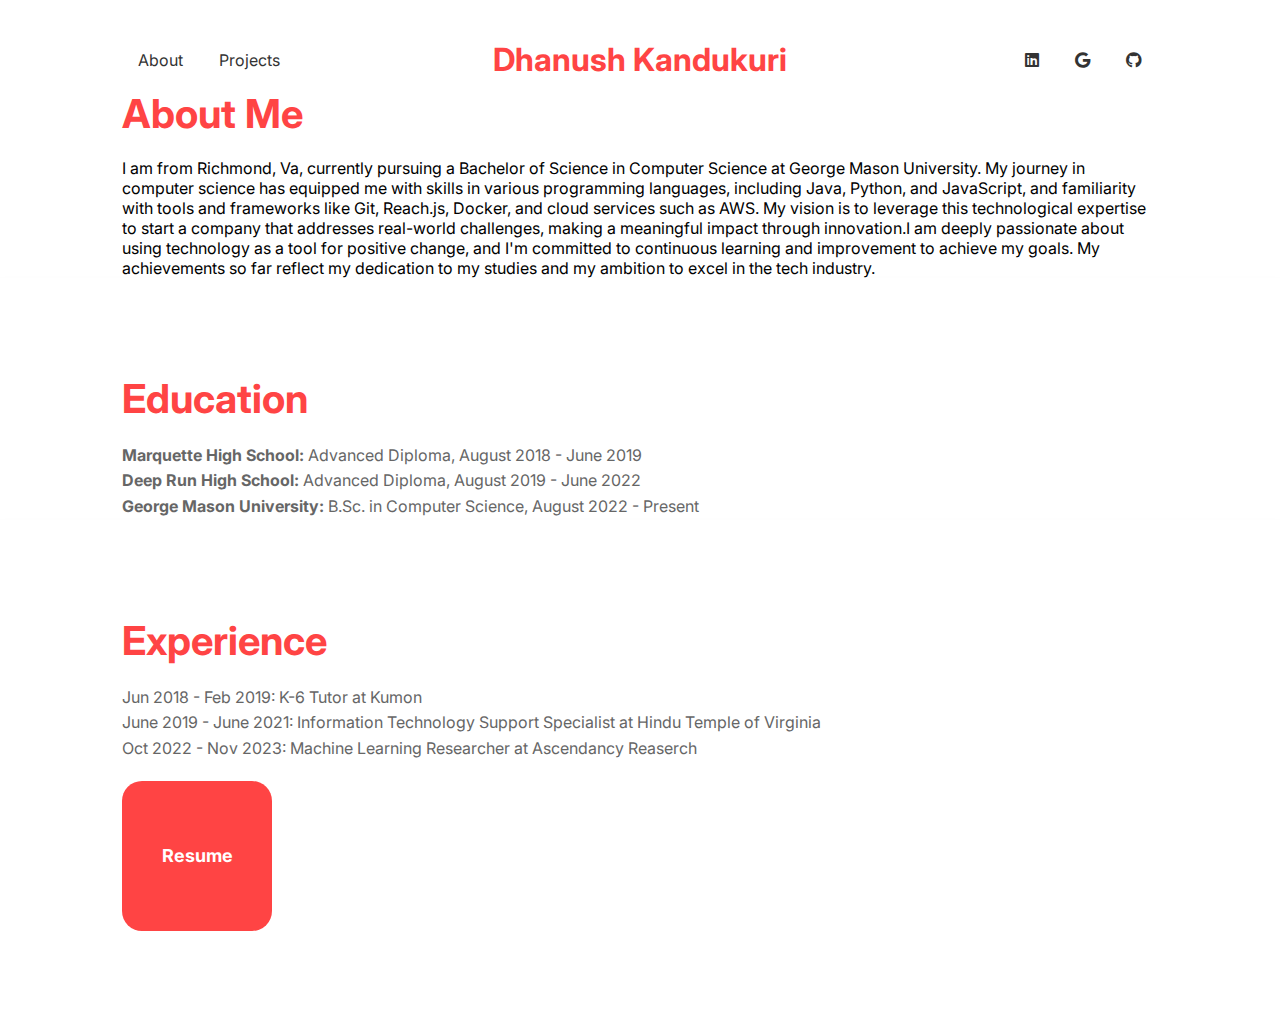
<file: about.html>
<!DOCTYPE html>
<html lang="en">
<head>
    <meta charset="UTF-8">
    <meta http-equiv="X-UA-Compatible" content="IE=edge">
    <meta name="viewport" content="width=device-width, initial-scale=1.0">

    <link rel="preconnect" href="https://fonts.googleapis.com">
    <link rel="preconnect" href="https://fonts.gstatic.com" crossorigin>
    <link href="https://fonts.googleapis.com/css2?family=Inter:wght@400;700&display=swap" rel="stylesheet">

    <link rel="stylesheet" href="https://cdnjs.cloudflare.com/ajax/libs/font-awesome/5.15.3/css/all.min.css">
    <link rel="stylesheet" href="style.css" />
    <title>About Dhanush Kandukuri</title>
</head>
<body>

<header>

    <nav class="navbar">
        <div class="container">
            <a href="./index.html" class="brand-mobile">Dhanush Kandukuri</a>
            <div class="menu">
                <div class="links">
                    <a href="./about.html">About</a>
                    <a href="./projects.html">Projects</a>
                </div>
                <a href="./index.html" class="brand">Dhanush Kandukuri</a>
                <div class="social">
                    <a href="https://www.linkedin.com/in/dhanush-kandukuri/"><i class="fab fa-linkedin"></i></a>
                    <a href="mailto:kandukuri.dhanush6@gmail.com"><i class="fab fa-google"></i></a>
                    <a href="https://github.com/dhanushkandukuri"><i class="fab fa-github"></i></a>
                </div>
            </div>
            <button class="nav-btn">
                <i class="fas fa-bars"></i>
            </button>
        </div>
    </nav>



    <main>
        <section class="education">
            <div class="container">

                <div class="about-text">
                    <h2>About Me</h2>
                    <p>
                        I am from Richmond, Va, currently pursuing a Bachelor of Science in Computer Science at George Mason University.
                        My journey in computer science has equipped me with skills in various programming languages, including Java, Python, and JavaScript, and familiarity with tools
                        and frameworks like Git, Reach.js, Docker, and cloud services such as AWS. My vision is to leverage this technological expertise to start a company that
                        addresses real-world challenges, making a meaningful impact through innovation.I am deeply passionate about using technology as a tool for positive change, and
                        I'm committed to continuous learning and improvement to achieve my goals. My achievements so far reflect my dedication to my studies and my ambition to excel in the tech industry.
                    </p>
                </div>
            </div>
        </section>


        <section class="education">
            <div class="container">
                <h2>Education</h2>
                <ul>
                    <li><strong>Marquette High School:</strong> Advanced Diploma, August 2018 - June 2019</li>
                    <li><strong>Deep Run High School:</strong> Advanced Diploma, August 2019 - June 2022</li>
                    <li><strong>George Mason University:</strong> B.Sc. in Computer Science, August 2022 - Present</li>
                </ul>
            </div>
        </section>

        <section class="experience">
            <div class="container">
                <h2>Experience</h2>
                <p>Jun 2018 - Feb 2019: K-6 Tutor at Kumon</p>
                <p>June 2019 - June 2021: Information Technology Support Specialist at Hindu Temple of Virginia</p>
                <p>Oct 2022 - Nov 2023: Machine Learning Researcher at Ascendancy Reaserch</p>
                <br>
                <div class="resume-link">
                    <a href="https://docs.google.com/document/d/1PGLzJJCzggp8oz2nEUKOposY2diJfJjwjAZRKOU8Le0/edit?usp=sharing" target="_blank" class="resume-button">Resume</a>
                </div>
            </div>


        </section>
    </main>

    <script src="./main.js"></script>
</header>




</body>
</html>
</file>
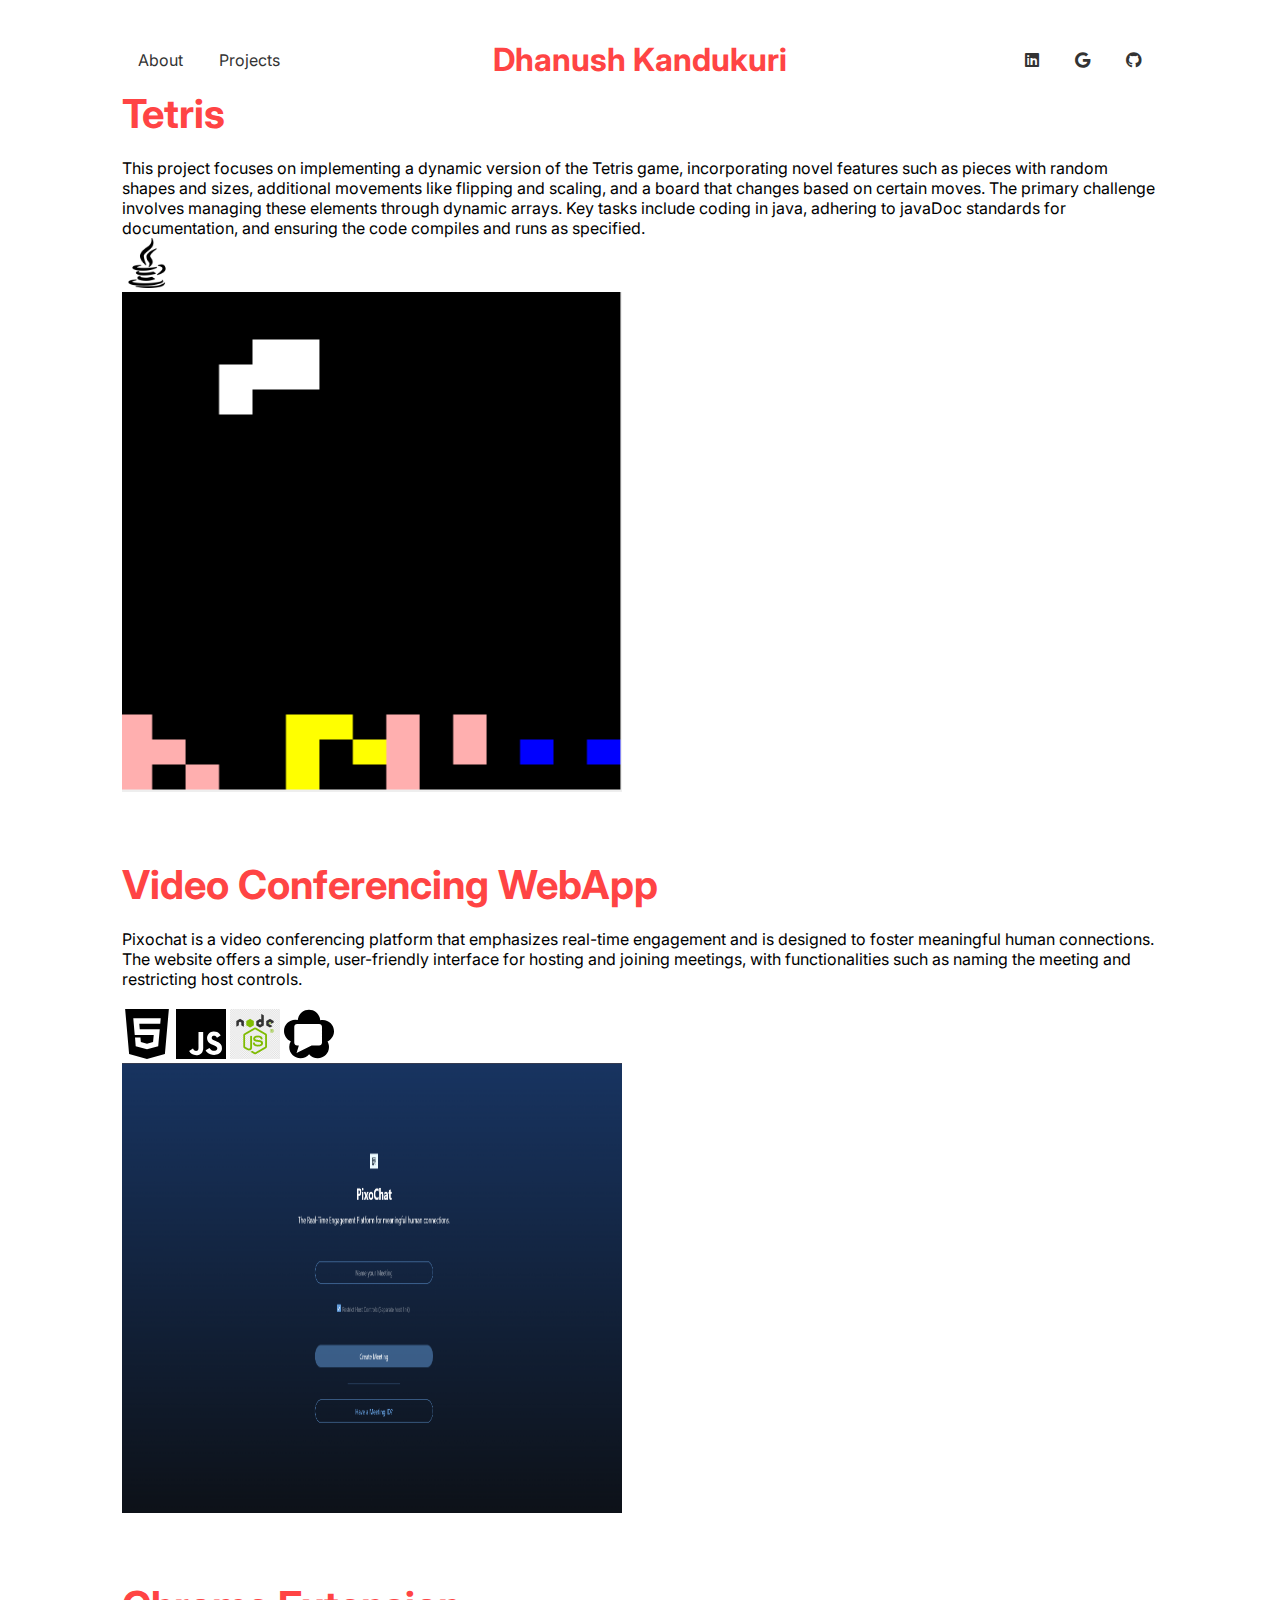
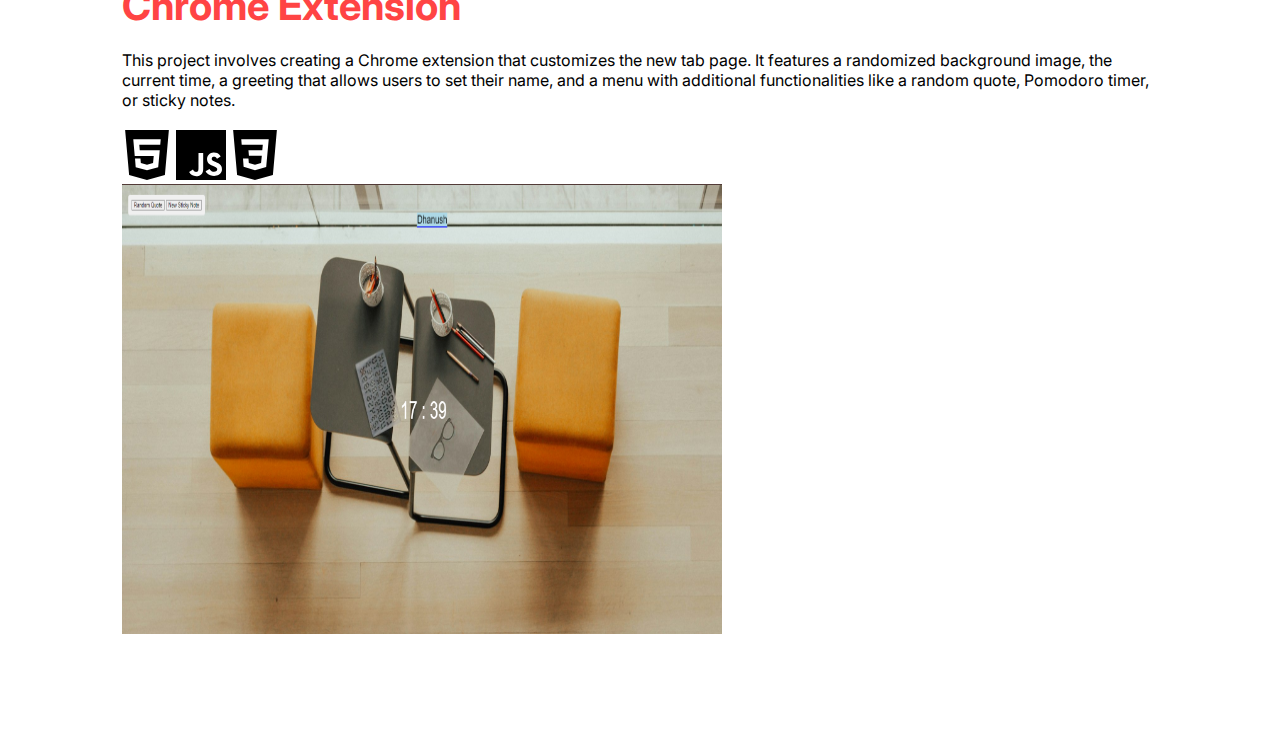
<file: projects.html>
<!DOCTYPE html>
<html lang="en">
<head>
    <meta charset="UTF-8">
    <meta http-equiv="X-UA-Compatible" content="IE=edge">
    <meta name="viewport" content="width=device-width, initial-scale=1.0">
    <link rel="preconnect" href="https://fonts.googleapis.com">
    <link rel="preconnect" href="https://fonts.gstatic.com" crossorigin>
    <link href="https://fonts.googleapis.com/css2?family=Inter:wght@400;700&display=swap" rel="stylesheet">
    <link rel="stylesheet" href="https://cdnjs.cloudflare.com/ajax/libs/font-awesome/5.15.3/css/all.min.css">
    <link rel="stylesheet" href="style.css" />
    <title>Projects</title>
</head>
<body>
<header>

    <nav class="navbar">
        <div class="container">
            <a href="./index.html" class="brand-mobile">Dhanush Kandukuri</a>
            <div class="menu">
                <div class="links">
                    <a href="./about.html">About</a>
                    <a href="./projects.html">Projects</a>
                </div>
                <a href="./index.html" class="brand">Dhanush Kandukuri</a>
                <div class="social">
                    <a href="https://www.linkedin.com/in/dhanush-kandukuri/"><i class="fab fa-linkedin"></i></a>
                    <a href="mailto:kandukuri.dhanush6@gmail.com"><i class="fab fa-google"></i></a>
                    <a href="https://github.com/dhanushkandukuri"><i class="fab fa-github"></i></a>
                </div>
            </div>
            <button class="nav-btn">
                <i class="fas fa-bars"></i>
            </button>
        </div>
    </nav>


    <section class="education">
        <div class="container">
            <div class="about-text">
                <h2>Tetris</h2>
                <p>
                    This project focuses on implementing a dynamic version of the Tetris game, incorporating novel features such as pieces with random shapes and sizes, additional movements
                    like flipping and scaling, and a board that changes based on certain moves. The primary challenge involves managing these elements through dynamic arrays. Key tasks include
                    coding in java, adhering to javaDoc standards for documentation, and ensuring the code compiles and runs as specified.
                </p>
                <img src="assets/java.png">
                <br>
                <img style="width: 500px; height: 500px" src="assets/Tetris.png">
            </div>
        </div>

        <div class="container">
            <div class="about-text">
                <h2>Video Conferencing WebApp</h2>
                <p>
                    Pixochat is a video conferencing platform that emphasizes real-time engagement and is designed to foster meaningful human connections.
                    The website offers a simple, user-friendly interface for hosting and joining meetings, with functionalities such as naming the meeting and restricting host controls.
                </p>
                <br>
                <img src="./assets/html5.svg">
                <img src="./assets/javascript.svg">
                <img src="./assets/node-js-javascript-web-application-express-js-computer-software-others.jpg">
                <img src="./assets/webrtc.svg">
                <br>
                <img style="width: 500px; height: 450px" src="assets/pixochat.png">
            </div>
        </div>

        <div class="container">
            <div class="about-text">
                <h2>Chrome Extension</h2>
                <p>
                    This project involves creating a Chrome extension that customizes the new tab page. It features a randomized background image, the current time, a greeting
                    that allows users to set their name, and a menu with additional functionalities like a random quote, Pomodoro timer, or sticky notes.
                </p>
                <br>
                <img src="./assets/html5.svg">
                <img src="./assets/javascript.svg">
                <img src="./assets/css3.svg">
                <br>
                <img style="width: 600px; height: 450px" src="assets/newtab.png">
            </div>
        </div>
    </section>

    <script src="./main.js"></script>
</header>
</body>
</html>
</file>
<file: style.css>
body {
  font-family: 'Inter', sans-serif;
}

* {
  margin: 0;
  padding: 0;
  box-sizing: border-box;
}

a {
  text-decoration: none;
  transition: 300ms;
  color: #000;
}

a:hover {
  color: #ff4444;
}

header {
  padding-top: 5.55em;
  min-height: 100vh;
}

.container {
  max-width: 1100px;
  margin: 0 auto; 
  padding: 2em;
}

.navbar {
  position: absolute;
  top: 0; left: 0;
  width: 100%;
}

.navbar .menu {
  display: grid;
  grid-template-columns: repeat(3, 1fr);
}

.links a {
  margin: 0 0.5em;
  font-size: 1.1em;
}

.brand, .brand-mobile {
  justify-self: center;
  font-weight: bold;
  font-size: 1.3em;
}

.brand-mobile {
  display: none;
}

.social {
  justify-self: right;
}

.social a {
  font-size: 1.3em;
  margin: 0 0.4em;
}

.nav-btn {
  display: none;
}

.hero {
  display: grid;
  grid-template-columns: 1fr 1fr;
  align-items: center;
  height: calc(100vh - 9.55em);
}

.hero img {
  width: 80%;
  height: 80%;
}

.hero h1 {
  font-weight: 400;
  font-size: 3.3em;
}

.hero h1 span {
  font-weight: bold;
  position: relative;
}

.hero h1 span::before {
  content: "";
  position: absolute;
  bottom: 11px;
  right: -20px;
  background-color: #ff4444;
  width: 0.3em;
  height: 0.3em;
  border-radius: 50%;
}

.hero p {
  margin: 2em 0;
  line-height: 30px;
  color: #5d5d5d;
}

.video-btn {
  display: flex;
  justify-content: flex-start;
  align-items: center;
  gap: 2em;
}

.video-btn button {
  position: relative;
  background-color: #ff4444;
  border: none;
  border-radius: 50%;
  width: 4em;
  height: 4em;
  display: flex;
  justify-content: center;
  align-items: center;
  cursor: pointer;
  transition: 300ms;
}

.video-btn button:hover {
  background-color: #e33c3c;
}

.video-btn i {
  font-size: 1.5em;
  color: #fff;
}

.video-btn span {
  font-weight: bold;
  font-size: 1.2em;
}

.video-btn button::before,
.video-btn button::after {
  content: "";
  position: absolute;
  top: 50%;
  left: 50%;
  transform: translate(-50%, -50%);
  width: 100%;
  height: 100%;
  border-radius: 50%;
  z-index: -1;
}

.video-btn button::before {
  background-color: #ff6565;
  animation: pulse1 1.5s ease-out forwards infinite;
}

.video-btn button::after {
  background-color: #ff6565;
  animation: pulse2 1.5s ease-out forwards infinite;
}

.modal {
  margin: auto;
  width: 80%;
  max-width: 1100px;
  height: 90vh;
  min-height: 10em;
  border: none;
  border-radius: 10px;
  box-shadow: 0 0 2em rgba(0, 0, 0, .2);
  overflow: hidden;
  background-color: transparent;
}

.modal video {
  width: 100%;
  height: 100%;
  background-color: #000;
}

.modal::backdrop {
  background-color: rgba(0, 0, 0, .8);
}

@media screen and (max-width: 880px) {
  .navbar .container {
    display: flex;
    justify-content: space-between;
    align-items: center;
  }
  .navbar .menu, .links {
    display: flex;
    flex-direction: column;
    justify-content: center;
    align-items: center;
    gap: 2em;
  }
  .links {
    margin-bottom: 2em;
  }
  .navbar .menu {
    position: absolute;
    top: -18.5em; left: 0;
    width: 100%;
    height: 18em;
    background-color: #fff;
    box-shadow: 0 20px 35px rgba(86, 86, 86, 0.1);
    transition: 800ms ease-in-out;
  }
  .nav-btn, .brand-mobile {
    display: block;
  }
  .nav-btn {
    background-color: transparent;
    border: none;
    font-size: 1.5em;
    cursor: pointer;
  }
  .brand {
    display: none;
  }
  .hero {
    grid-template-columns: 1fr;
    height: initial;
  }
  .profile-img {
    text-align: center;
    margin-bottom: 2em;
  }
  .hero img {
    width: 90%;
    max-width: 400px;
  }
  /*Dynamic class used later in Javascript*/
  .navbar .menu-open {
    top: 5.5em;
  }
}

@media screen and (max-width: 600px) {
  html {
    font-size: 14px;
  }
  .hero h1 {
    font-size: 2.8em;
  }
}

@keyframes pulse1 {
  40% {
    width: 100%;
    height: 100%;
    opacity: 1;
  }
  100% {
    width: 160%;
    height: 160%;
    opacity: 0;
  }
}

@keyframes pulse2 {
  20% {
    width: 100%;
    height: 100%;
    opacity: 1;
  }
  100% {
    width: 190%;
    height: 190%;
    opacity: 0;
  }
}

@keyframes fadeIn {
  0% {
    opacity: 0;
    transform: translateY(100px);
  }
  100% {
    opacity: 1;
    transform: translateY(0);
  }
}

@keyframes fadeOut {
  100% {
    opacity: 0;
    transform: translateY(100px);
  }
}

<!-- About Me -->

body {
  font-family: 'Inter', sans-serif;
  background-color: #f7f7f7;
  color: #333;
}

.container {
  max-width: 1100px;
  margin: 0 auto;
  padding: 2em;
}

header {
  padding-top: 5.55em;
  min-height: 100vh;
  background-color: #fff;
}

.navbar {
  background: transparent;
  padding: 0.5em 0;
}

.menu {
  display: flex;
  justify-content: space-between;
  align-items: center;
}

.links a, .social a {
  font-size: 1em;
  margin: 0 1em;
  color: #333;
}

.brand {
  font-size: 2em;
  font-weight: bold;
  color: #ff4444;
}

.about-me, .education, .experience {
  background-color: #fff;
  padding: 4em 0;
  margin-top: -6em;
  box-shadow: 0 4px 6px rgba(0, 0, 0, 0.1);
}

.about-me h2, .education h2, .experience h2 {
  font-size: 2.5em;
  color: #ff4444;
  margin-bottom: 0.5em;
}

.about-me p, .education ul, .experience p {
  font-size: 1em;
  line-height: 1.6;
  color: #666;
}

.education ul {
  list-style: none;
}

.education li h3 {
  font-size: 1.5em;
  margin-bottom: 0.25em;
}


@media (max-width: 768px) {
  .container {
    padding: 1em;
  }

  header {
    padding-top: 3em;
  }

  .about-me, .education, .experience {
    padding: 2em 0;
    margin-top: -4em;
  }

  .about-me h2, .education h2, .experience h2 {
    font-size: 2em;
  }
}

@media (max-width: 480px) {
  .links a, .social a {
    margin: 0 0.5em;
  }

  .brand {
    font-size: 1.5em;
  }

  .about-me h2, .education h2, .experience h2 {
    font-size: 1.5em;
  }
}

.resume-button {
  display: inline-block;
  width: 150px;
  height: 150px;
  background-color: #ff4444;
  color: white;
  text-align: center;
  line-height: 150px;
  border-radius: 20px;
  text-decoration: none;
  font-weight: bold;
  font-size: 18px;
}


.resume-button:hover {
  background-color: #cc3838;
}

img {
  width: 50px;
  height: 50px;
}
</file>
